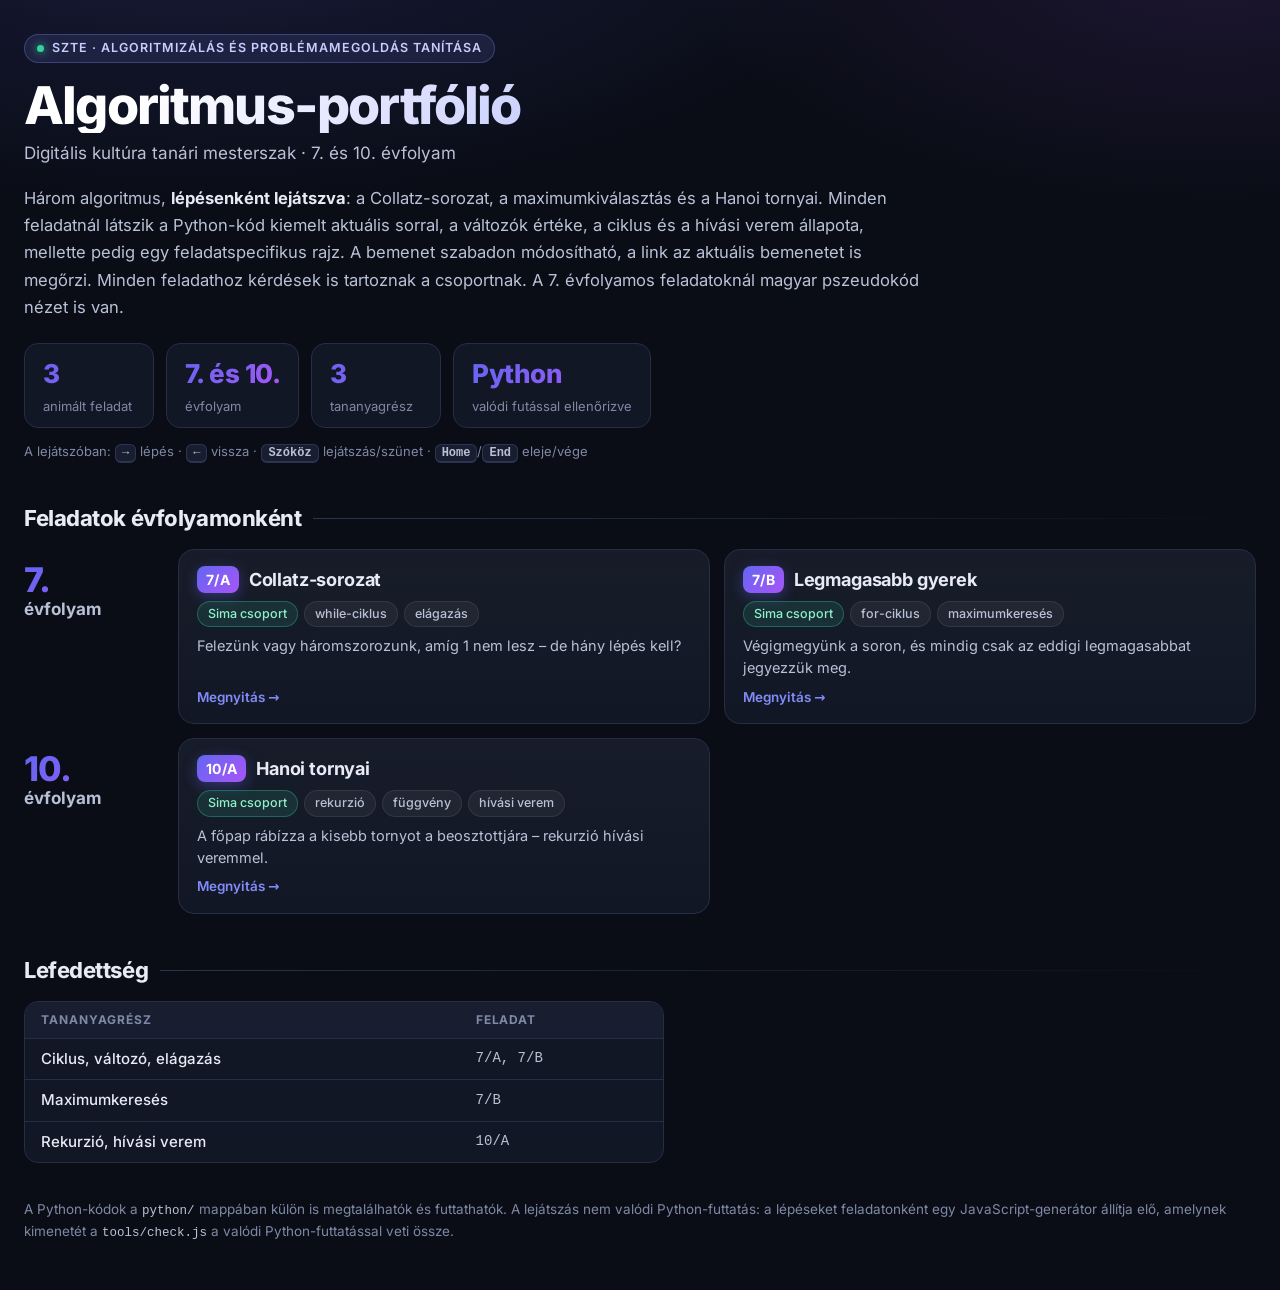
<file: index.html>
<!doctype html>
<html lang="hu">
<head>
  <meta charset="utf-8">
  <meta name="viewport" content="width=device-width, initial-scale=1">
  <title>Algoritmus-portfólió</title>
  <link rel="stylesheet" href="css/style.css">
  <script src="js/registry.js"></script>
  <script src="js/ui.js"></script>
</head>
<body>
  <div class="home">
    <section class="hero">
      <span class="eyebrow">SZTE · Algoritmizálás és problémamegoldás tanítása</span>
      <h1>Algoritmus-portfólió</h1>
      <p class="subtitle">Digitális kultúra tanári mesterszak · 7. és 10. évfolyam</p>
      <p class="lead">
        Három algoritmus, <strong>lépésenként lejátszva</strong>: a Collatz-sorozat, a maximumkiválasztás és a Hanoi tornyai.
        Minden feladatnál látszik a Python-kód kiemelt aktuális sorral, a változók értéke, a ciklus és a hívási verem állapota,
        mellette pedig egy feladatspecifikus rajz. A bemenet szabadon módosítható, a link az aktuális bemenetet is megőrzi.
        Minden feladathoz kérdések is tartoznak a csoportnak. A 7. évfolyamos feladatoknál magyar pszeudokód nézet is van.
      </p>
      <div class="stats">
        <div class="stat"><b>3</b><span>animált feladat</span></div>
        <div class="stat"><b>7. és 10.</b><span>évfolyam</span></div>
        <div class="stat"><b>3</b><span>tananyagrész</span></div>
        <div class="stat"><b>Python</b><span>valódi futással ellenőrizve</span></div>
      </div>
      <p class="kbd-hint">A lejátszóban: <kbd>→</kbd> lépés · <kbd>←</kbd> vissza · <kbd>Szóköz</kbd> lejátszás/szünet · <kbd>Home</kbd>/<kbd>End</kbd> eleje/vége</p>
    </section>

    <h2>Feladatok évfolyamonként</h2>
    <div id="grades"></div>

    <h2>Lefedettség</h2>
    <table class="matrix">
      <thead><tr><th>Tananyagrész</th><th>Feladat</th></tr></thead>
      <tbody>
        <tr><td>Ciklus, változó, elágazás</td><td>7/A, 7/B</td></tr>
        <tr><td>Maximumkeresés</td><td>7/B</td></tr>
        <tr><td>Rekurzió, hívási verem</td><td>10/A</td></tr>
      </tbody>
    </table>

    <footer>
      A Python-kódok a <code>python/</code> mappában külön is megtalálhatók és futtathatók.
      A lejátszás nem valódi Python-futtatás: a lépéseket feladatonként egy JavaScript-generátor állítja elő,
      amelynek kimenetét a <code>tools/check.js</code> a valódi Python-futtatással veti össze.
    </footer>
  </div>

  <script>
    (function () {
      const h = UI.h;
      const card = (task) => h("a", { class: "card", href: "task.html?id=" + task.id }, [
        h("h3", {}, [h("span", { class: "code-tag", text: task.code }), task.title]),
        h("div", { class: "chips" }, [
          h("span", { class: "chip level-" + task.level, text: LEVEL_LABELS[task.level] }),
          ...task.topic.map((topic) => h("span", { class: "chip topic", text: topic })),
        ]),
        h("p", { text: task.summary }),
        h("span", { class: "open", text: "Megnyitás →" }),
      ]);
      const grades = [...new Set(TASK_INDEX.map((task) => task.grade))];
      const container = document.getElementById("grades");
      for (const grade of grades) {
        container.appendChild(h("div", { class: "grade-row" }, [
          h("div", { class: "grade-name" }, [h("b", { text: grade + "." }), "évfolyam"]),
          h("div", { class: "cards" }, TASK_INDEX.filter((task) => task.grade === grade).map(card)),
        ]));
      }
    })();
  </script>
</body>
</html>
</file>
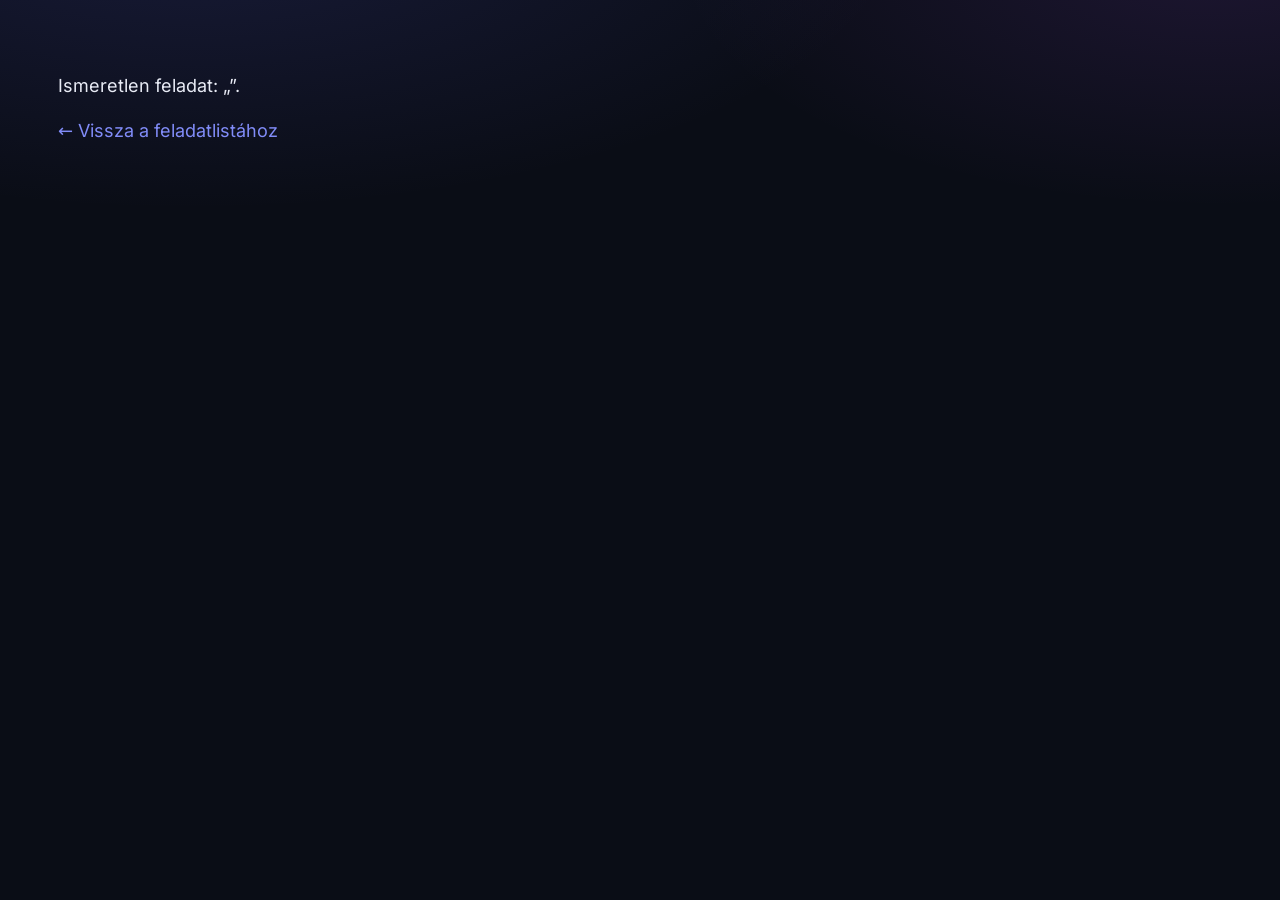
<file: task.html>
<!doctype html>
<html lang="hu">
<head>
  <meta charset="utf-8">
  <meta name="viewport" content="width=device-width, initial-scale=1">
  <title>Feladat – Algoritmus-portfólió</title>
  <link rel="stylesheet" href="css/style.css">
  <script src="js/registry.js"></script>
  <script src="js/ui.js"></script>
  <script src="js/trace.js"></script>
  <script src="js/engine.js"></script>
  <script src="js/fields.js"></script>
  <script src="js/player.js"></script>
</head>
<body>
  <div id="app"><p style="padding:30px">Betöltés…</p></div>
  <noscript><p style="padding:30px">A lejátszóhoz JavaScript szükséges.</p></noscript>
</body>
</html>
</file>
<file: css/style.css>
/* Algoritmus-portfólió – shared styles (dark theme).
 * Every color is a token defined in :root; drawings use them via ctx.theme or var(--…). */

@font-face {
  font-family: "Inter";
  src: url("../assets/fonts/inter-latin.woff2") format("woff2");
  font-weight: 100 900;
  font-display: swap;
  unicode-range: U+0000-00FF, U+0131, U+0152-0153, U+02BB-02BC, U+02C6, U+02DA, U+02DC, U+2000-206F, U+2074, U+20AC, U+2122, U+2190-21FF, U+2212, U+2215;
}
@font-face {
  font-family: "Inter";
  src: url("../assets/fonts/inter-latin-ext.woff2") format("woff2");
  font-weight: 100 900;
  font-display: swap;
  unicode-range: U+0100-02AF, U+0304, U+0308, U+0329, U+1E00-1E9F, U+1EF2-1EFF, U+2020, U+20A0-20AB, U+20AD-20C0, U+2113, U+2C60-2C7F, U+A720-A7FF;
}

:root {
  color-scheme: dark;

  /* surfaces */
  --bg: #0a0d16;
  --panel: #121725;
  --panel-2: #181e30;
  --code-bg: #0d111c;
  --surface: #1e2538;      /* neutral fill in drawings: cell, node, box */
  --surface-2: #283048;    /* stronger neutral fill */
  --stroke: #2b3450;       /* borders, grid lines */
  --stroke-strong: #4c587a;/* neutral outline, arrow, edge in drawings */
  --line: #262e45;         /* panel borders */

  /* text */
  --text: #e8ebf5;
  --text-2: #b9c1d6;
  --muted: #7f89a6;

  /* semantic colors */
  --accent: #818cf8;
  --accent-2: #c084fc;
  --ok: #34d399;
  --warn: #fbbf24;
  --err: #f87171;
  --cur: #fb923c;

  /* translucent tints for fills (the background shows through) */
  --accent-soft: rgba(129, 140, 248, .20);
  --ok-soft: rgba(52, 211, 153, .18);
  --warn-soft: rgba(251, 191, 36, .20);
  --err-soft: rgba(248, 113, 113, .20);
  --cur-soft: rgba(251, 146, 60, .22);
  --hl: rgba(129, 140, 248, .16);   /* active code line */

  /* category colors (e.g. the Hanoi disks) */
  --c1: #60a5fa;
  --c2: #fb923c;
  --c3: #4ade80;
  --c4: #f87171;
  --c5: #2dd4bf;
  --c6: #facc15;
  --c7: #c084fc;
  --c8: #f472b6;

  /* tones derived from the palette above */
  --on-accent: #fff;                     /* text on the gradient */
  --accent-text: #c7cdfd;                /* light accent text */
  --warn-text: #fde68a;
  --code-text: #d6dbea;
  --inline-code-text: #d8dcff;
  --line-number: #4a5372;
  --stroke-hover: #4a5580;
  --surface-hover: #1f2740;
  --tint: rgba(255, 255, 255, .06);      /* barely visible light fill */
  --tint-hover: rgba(255, 255, 255, .05);
  --accent-shadow: rgba(99, 102, 241, .35);
  --scrollbar: #343e5c;
  --scrollbar-thumb: #2c3550;
  --scrollbar-thumb-hover: #3d4870;

  /* syntax highlighting */
  --syn-keyword: #c792ea;
  --syn-builtin: #82aaff;
  --syn-string: #c3e88d;
  --syn-number: #f78c6c;
  --syn-comment: #5f6a8a;

  --terminal-bg: #06080e;
  --input-bg: #0c101b;

  --grad: linear-gradient(135deg, #6366f1 0%, #a855f7 100%);
  --glow: 0 0 0 1px rgba(129, 140, 248, .35), 0 8px 28px rgba(99, 102, 241, .28);
  --shadow: 0 10px 30px rgba(0, 0, 0, .35);
  --t: 350ms;
  --mono: "JetBrains Mono", "Fira Code", "SF Mono", Menlo, Consolas, "Liberation Mono", monospace;
  --sans: "Inter", system-ui, -apple-system, "Segoe UI", Roboto, Helvetica, Arial, sans-serif;
  --radius: 14px;
  --radius-sm: 9px;
}

* { box-sizing: border-box; }

html, body { margin: 0; }

body {
  background:
    radial-gradient(1200px 500px at 15% -10%, rgba(99, 102, 241, .16), transparent 60%),
    radial-gradient(900px 420px at 95% -5%, rgba(168, 85, 247, .12), transparent 60%),
    var(--bg);
  background-attachment: fixed;
  color: var(--text);
  font: 16px/1.5 var(--sans);
  font-feature-settings: "cv11", "ss01";
  -webkit-font-smoothing: antialiased;
}

a { color: var(--accent); text-decoration: none; }
a:hover { text-decoration: underline; }

::selection { background: rgba(129, 140, 248, .35); }

/* scrollbars */
* { scrollbar-width: thin; scrollbar-color: var(--scrollbar) transparent; }
::-webkit-scrollbar { width: 10px; height: 10px; }
::-webkit-scrollbar-thumb { background: var(--scrollbar-thumb); border-radius: 10px; border: 2px solid transparent; background-clip: padding-box; }
::-webkit-scrollbar-thumb:hover { background-color: var(--scrollbar-thumb-hover); }
::-webkit-scrollbar-track { background: transparent; }

#app { padding: 14px 18px 0; max-width: 2400px; margin: 0 auto; }

/* ---------- buttons ---------- */

.btn {
  font: inherit;
  font-size: 14.5px;
  font-weight: 500;
  padding: 7px 13px;
  border: 1px solid var(--stroke);
  border-radius: 10px;
  background: var(--panel-2);
  color: var(--text);
  cursor: pointer;
  white-space: nowrap;
  transition: border-color .15s, background .15s, box-shadow .15s, transform .08s;
}
.btn:hover { border-color: var(--stroke-hover); background: var(--surface-hover); }
.btn:active { transform: translateY(1px); }
.btn:focus-visible, .tab:focus-visible, .seg:focus-visible, .inp:focus-visible { outline: 2px solid var(--accent); outline-offset: 2px; }
.btn.primary {
  background: var(--grad);
  border-color: transparent;
  color: var(--on-accent);
  font-weight: 600;
  box-shadow: 0 6px 18px var(--accent-shadow);
}
.btn.primary:hover { filter: brightness(1.1); box-shadow: 0 8px 24px rgba(99, 102, 241, .45); }
.btn.small { font-size: 13.5px; padding: 4px 10px; border-radius: 8px; }
.btn.tiny { font-size: 12.5px; padding: 2px 9px; border-radius: 7px; color: var(--text-2); }

/* ---------- header ---------- */

header.top {
  display: flex;
  align-items: center;
  flex-wrap: wrap;
  gap: 8px 16px;
  margin-bottom: 12px;
}
header.top h1 {
  margin: 0;
  font-size: 26px;
  font-weight: 750;
  letter-spacing: -.02em;
  display: flex;
  align-items: center;
  gap: 12px;
}
.back {
  font-size: 14px;
  color: var(--text-2);
  padding: 6px 12px;
  border: 1px solid var(--stroke);
  border-radius: 999px;
  background: var(--panel);
}
.back:hover { color: var(--text); border-color: var(--stroke-hover); text-decoration: none; }
.code-tag {
  font-size: 14px;
  font-weight: 700;
  letter-spacing: .02em;
  background: var(--grad);
  color: var(--on-accent);
  border-radius: 8px;
  padding: 3px 9px;
  box-shadow: 0 4px 14px var(--accent-shadow);
}
.chips { display: flex; flex-wrap: wrap; gap: 6px; }
.chip {
  font-size: 12.5px;
  font-weight: 500;
  padding: 3px 10px;
  border-radius: 999px;
  background: var(--tint-hover);
  border: 1px solid rgba(255, 255, 255, .08);
  color: var(--text-2);
  white-space: nowrap;
}
.chip.grade { background: rgba(129, 140, 248, .14); border-color: rgba(129, 140, 248, .35); color: var(--accent-text); font-weight: 600; }
.chip.level-sima { background: rgba(52, 211, 153, .12); border-color: rgba(52, 211, 153, .32); color: #8ff0c9; }

/* ---------- description ---------- */

details.info {
  background: var(--panel);
  border: 1px solid var(--line);
  border-radius: var(--radius);
  padding: 8px 16px;
  margin-bottom: 12px;
}
details.info > summary {
  cursor: pointer;
  color: var(--text-2);
  font-size: 13.5px;
  font-weight: 600;
  letter-spacing: .02em;
  list-style: none;
  display: flex;
  align-items: center;
  gap: 8px;
}
details.info > summary::-webkit-details-marker { display: none; }
details.info > summary::before {
  content: "›";
  display: inline-block;
  font-size: 18px;
  line-height: 1;
  color: var(--accent);
  transition: transform .2s;
}
details.info[open] > summary::before { transform: rotate(90deg); }
.info-grid {
  padding: 8px 0 4px;
  font-size: 14px;
  line-height: 1.5;
  color: var(--text-2);
}
.info-grid strong, .info-grid b { color: var(--text); }
.info-grid code, .tab-notes code, .extra code {
  font: .92em var(--mono);
  background: var(--tint);
  border: 1px solid var(--tint);
  border-radius: 5px;
  padding: 0 4px;
  color: var(--inline-code-text);
}
.intro { max-width: 960px; }
.intro p { margin: 0 0 6px; }

/* ---------- questions for the class (flip cards) ---------- */

.quiz { border-top: 1px solid var(--line); margin-top: 10px; padding: 12px 0 6px; }
.quiz-head { display: flex; align-items: center; gap: 12px; margin-bottom: 10px; }
.quiz-head h3 {
  margin: 0;
  font-size: 12.5px;
  text-transform: uppercase;
  letter-spacing: .08em;
  background: var(--grad);
  -webkit-background-clip: text;
  background-clip: text;
  color: transparent;
}
.quiz-count { font-size: 12.5px; color: var(--muted); font-variant-numeric: tabular-nums; }
.quiz-head .btn { margin-left: auto; }
.quiz-grid {
  display: grid;
  grid-template-columns: repeat(auto-fill, minmax(270px, 1fr));
  gap: 12px;
}
.qcard { perspective: 1100px; font-size: 14px; line-height: 1.5; }
.qflip {
  display: grid;
  height: 100%;
  transform-style: preserve-3d;
  transition: transform .7s cubic-bezier(.2, 1.35, .4, 1);
}
.qcard.open .qflip { transform: rotateY(180deg); }
.qface {
  grid-area: 1 / 1;
  display: flex;
  flex-direction: column;
  gap: 8px;
  padding: 14px 16px 12px;
  border-radius: 12px;
  backface-visibility: hidden;
  -webkit-backface-visibility: hidden;
  position: relative;
  overflow: hidden;
}
.qface .qtext { flex: 1; color: var(--text-2); }
.qface .qtext p { margin: 0 0 6px; }
.qface .qtext p:last-child { margin-bottom: 0; }
.qface .qtext b, .qface .qtext strong { color: var(--text); }
.qface .qtext code {
  font: .92em var(--mono);
  background: var(--tint);
  border: 1px solid var(--tint);
  border-radius: 5px;
  padding: 0 4px;
  color: var(--inline-code-text);
}
.qface.front {
  background: var(--panel-2);
  border: 1px solid var(--stroke);
  transition: border-color .2s, box-shadow .2s;
}
.qcard:not(.open) .qface.front:hover { border-color: var(--stroke-strong); box-shadow: 0 6px 22px rgba(0, 0, 0, .35); }
.qface.front .qtext { color: var(--text); font-weight: 500; }
.qnum {
  width: 28px;
  height: 28px;
  border-radius: 9px;
  display: grid;
  place-items: center;
  background: var(--grad);
  color: var(--on-accent);
  font-weight: 800;
  font-size: 14px;
  box-shadow: 0 4px 14px rgba(124, 92, 246, .45);
}
.qbtn { align-self: flex-start; }
.qface.back {
  transform: rotateY(180deg);
  background:
    linear-gradient(var(--panel-2), var(--panel-2)) padding-box,
    linear-gradient(135deg, var(--ok), var(--accent), var(--accent-2)) border-box;
  border: 1.5px solid transparent;
  box-shadow: 0 0 0 1px rgba(52, 211, 153, .08), 0 10px 32px rgba(52, 211, 153, .14);
}
.qlabel {
  align-self: flex-start;
  font-size: 11.5px;
  font-weight: 700;
  letter-spacing: .1em;
  text-transform: uppercase;
  color: var(--ok);
  background: var(--ok-soft);
  border-radius: 999px;
  padding: 2px 10px;
}
.qactions { display: flex; flex-wrap: wrap; gap: 8px; align-items: center; }
.btn.ghost { background: transparent; border-color: transparent; color: var(--muted); }
.btn.ghost:hover { color: var(--text); background: var(--tint-hover); }
/* on reveal: a light sweep crosses the answer and the border flares */
.qface.back::after {
  content: "";
  position: absolute;
  inset: -40% auto -40% -60%;
  width: 45%;
  background: linear-gradient(100deg, transparent, rgba(255, 255, 255, .16), transparent);
  transform: skewX(-18deg) translateX(-120%);
  pointer-events: none;
}
.qcard.revealed .qface.back::after { animation: qshine 1.1s .35s ease-out both; }
.qcard.revealed .qface.back { animation: qglow 1.4s .3s ease-out both; }
.qcard.revealed .qface.back .qtext { animation: qrise .5s .4s ease-out both; }
@keyframes qshine { to { transform: skewX(-18deg) translateX(520%); } }
@keyframes qglow {
  0% { box-shadow: 0 0 0 1px rgba(52, 211, 153, .08), 0 10px 32px rgba(52, 211, 153, .14); }
  30% { box-shadow: 0 0 0 3px rgba(52, 211, 153, .35), 0 0 48px rgba(129, 140, 248, .45); }
  100% { box-shadow: 0 0 0 1px rgba(52, 211, 153, .08), 0 10px 32px rgba(52, 211, 153, .14); }
}
@keyframes qrise { from { opacity: 0; transform: translateY(8px); } to { opacity: 1; transform: none; } }
@media (prefers-reduced-motion: reduce) {
  .qflip { transition: none; }
  .qcard.revealed .qface.back, .qcard.revealed .qface.back::after, .qcard.revealed .qface.back .qtext { animation: none; }
  .vtable tr.changed td, .vtable tr.changed th { animation: none; }
}

/* ---------- tabs ---------- */

nav.tabs {
  display: inline-flex;
  gap: 4px;
  margin-bottom: 10px;
  flex-wrap: wrap;
  padding: 4px;
  background: var(--panel);
  border: 1px solid var(--line);
  border-radius: 12px;
}
.tab {
  font: inherit;
  font-size: 14.5px;
  font-weight: 500;
  padding: 6px 14px;
  border: 0;
  border-radius: 9px;
  background: transparent;
  color: var(--text-2);
  cursor: pointer;
  transition: background .15s, color .15s;
}
.tab:hover { background: var(--tint-hover); color: var(--text); }
.tab.on { background: var(--grad); color: var(--on-accent); font-weight: 600; box-shadow: 0 4px 14px var(--accent-shadow); }
.tab-notes {
  font-size: 14px;
  color: var(--text-2);
  background: linear-gradient(90deg, rgba(129, 140, 248, .12), rgba(129, 140, 248, .03));
  border: 1px solid rgba(129, 140, 248, .25);
  border-radius: 12px;
  padding: 8px 14px;
  margin-bottom: 12px;
}
.tab-notes b, .tab-notes strong { color: var(--text); }
.tab-notes p { margin: 0 0 4px; }
.tab-notes p:last-child { margin: 0; }

/* ---------- panels ---------- */

.panel {
  background: var(--panel);
  border: 1px solid var(--line);
  border-radius: var(--radius);
  min-width: 0;
  min-height: 0;
  box-shadow: var(--shadow);
  overflow: hidden;
}
.panel-head {
  display: flex;
  align-items: center;
  gap: 8px;
  padding: 6px 12px;
  border-bottom: 1px solid var(--line);
  min-height: 36px;
  background: rgba(255, 255, 255, .015);
}
.panel-head h2, .inputs h2 {
  margin: 0;
  font-size: 11.5px;
  font-weight: 700;
  text-transform: uppercase;
  letter-spacing: .12em;
  color: var(--muted);
}
.panel-head h2 { margin-right: auto; display: flex; align-items: center; gap: 8px; }
.panel-head h2::before {
  content: "";
  width: 7px;
  height: 7px;
  border-radius: 50%;
  background: var(--grad);
  box-shadow: 0 0 8px rgba(129, 140, 248, .7);
}

/* ---------- player layout ---------- */

.player { display: grid; gap: 12px; margin-bottom: 12px; }
.player.single {
  grid-template-columns: max(260px, 19vw) max(420px, 30.5vw) minmax(0, 1fr);
  height: clamp(460px, calc(100vh - 190px), 900px);
}
.player.compare { grid-template-columns: max(260px, 19vw) minmax(0, 1fr); align-items: start; }

.col-left { display: flex; flex-direction: column; gap: 12px; min-height: 0; min-width: 0; }
.col-left.panel { background: none; border: 0; box-shadow: none; overflow: visible; }
.player.compare .col-left { position: sticky; top: 10px; }
.col-left .inputs {
  background: var(--panel);
  border: 1px solid var(--line);
  border-radius: var(--radius);
  box-shadow: var(--shadow);
  padding: 10px 12px 12px;
  overflow: auto;
  flex: 0 1 auto;
  max-height: 100%;
}
.player.single .output-panel { flex: 1 1 120px; min-height: 110px; display: flex; flex-direction: column; }

.col-mid { display: flex; flex-direction: column; gap: 12px; min-height: 0; min-width: 0; }
.code-panel { flex: 1.35 1 0; display: flex; flex-direction: column; background: var(--code-bg); }
.vars-panel { flex: 1 1 0; display: flex; flex-direction: column; }

.stage-panel {
  position: relative;
  display: flex;
  flex-direction: column;
  min-height: 400px;
  background:
    radial-gradient(rgba(255, 255, 255, .045) 1px, transparent 1px) 0 0 / 22px 22px,
    var(--panel);
}
.stage { flex: 1 1 auto; position: relative; min-height: 0; overflow: hidden; }
.stage-svg { display: block; position: absolute; left: 0; top: 0; }

/* comparison mode */
.variants { display: flex; flex-direction: column; gap: 16px; min-width: 0; }
.variant { min-width: 0; }
.vhead { display: flex; align-items: baseline; gap: 12px; margin: 0 0 6px; }
.vhead h2 { margin: 0; font-size: 18px; font-weight: 700; letter-spacing: -.01em; }
.vcount {
  font: 600 13.5px var(--mono);
  color: var(--accent-text);
  background: rgba(129, 140, 248, .14);
  border: 1px solid rgba(129, 140, 248, .3);
  border-radius: 999px;
  padding: 1px 10px;
}
.vgrid {
  display: grid;
  grid-template-columns: max(400px, 28vw) minmax(0, 1fr);
  gap: 12px;
  height: clamp(420px, calc(60vh), 640px);
}
.vgrid .code-panel { flex: 1.3 1 0; }
.vgrid .vars-panel { flex: 1 1 0; }
.vgrid .output-panel { flex: .55 1 0; display: flex; flex-direction: column; min-height: 70px; }
.vnote {
  padding: 7px 12px;
  border-bottom: 1px solid var(--line);
  font-size: 14.5px;
  min-height: 36px;
  background: rgba(255, 255, 255, .02);
  color: var(--text);
  position: relative;
  z-index: 1;
}
.vnote.done { background: var(--ok-soft); color: #b9f5dc; }
.vnote.err { background: var(--err-soft); color: #fecaca; }

/* ---------- code ---------- */

.code {
  flex: 1 1 auto;
  overflow: auto;
  font: 15px/1.6 var(--mono);
  padding: 6px 0;
  position: relative;
  color: var(--code-text);
}
.line { display: flex; white-space: pre; border-left: 3px solid transparent; padding-right: 10px; }
.line .ln { flex: 0 0 2.8em; text-align: right; padding-right: 1em; color: var(--line-number); user-select: none; }
.line .lc { flex: 1 0 auto; }
.line.active {
  background: linear-gradient(90deg, rgba(129, 140, 248, .26), rgba(129, 140, 248, .06));
  border-left-color: var(--accent);
  box-shadow: inset 0 0 0 1px rgba(129, 140, 248, .12);
}
.line.active .ln { color: var(--accent-text); font-weight: 700; }
.line.dim:not(.active) { opacity: .38; }
.code.pseudo { font-family: var(--sans); font-size: 16px; }
.tk-kw { color: var(--syn-keyword); font-weight: 600; }
.tk-bi { color: var(--syn-builtin); }
.tk-str { color: var(--syn-string); }
.tk-num { color: var(--syn-number); }
.tk-com { color: var(--syn-comment); font-style: italic; }

.segs { display: inline-flex; border: 1px solid var(--stroke); border-radius: 9px; overflow: hidden; background: var(--panel-2); }
.seg { font: inherit; font-size: 12.5px; font-weight: 500; border: 0; background: transparent; color: var(--text-2); padding: 3px 10px; cursor: pointer; }
.seg.on { background: var(--grad); color: var(--on-accent); }

/* ---------- variables ---------- */

.vars { overflow: auto; padding: 8px 12px; font-size: 15px; }
.vtable { border-collapse: collapse; width: 100%; }
.vtable th {
  text-align: left;
  font: 600 14.5px var(--mono);
  color: var(--accent-text);
  padding: 4px 12px 4px 0;
  vertical-align: top;
  white-space: nowrap;
  width: 1%;
}
.vtable td { padding: 4px 0; font-family: var(--mono); font-size: 14.5px; word-break: break-word; color: var(--text); }
.vtable tr + tr th, .vtable tr + tr td { border-top: 1px solid rgba(255, 255, 255, .04); }
.vtable tr.helper th, .vtable tr.helper td { color: var(--muted); font-style: italic; font-weight: 400; }
.vtable tr.loop th { color: var(--accent-2); font-family: var(--sans); }
.vtable tr.changed td, .vtable tr.changed th { animation: flash 700ms ease-out; }
@keyframes flash { from { background: rgba(251, 191, 36, .32); } to { background: transparent; } }

.arr { display: flex; flex-wrap: wrap; gap: 4px; }
.arr .cell {
  min-width: 30px;
  padding: 1px 6px;
  text-align: center;
  border: 1px solid var(--stroke);
  border-radius: 6px;
  background: var(--surface);
  font-family: var(--mono);
  font-size: 13.5px;
}
.arr .cell.chg { background: var(--warn-soft); border-color: var(--warn); color: var(--warn-text); }
.arr .cell.first { border-color: var(--cur); box-shadow: 0 0 0 1px var(--cur) inset; }
.arr .more, .arr .empty { color: var(--muted); font-size: 13px; align-self: center; }
.mtx { border-collapse: collapse; font-size: 13px; }
.mtx td { border: 1px solid var(--stroke); padding: 0 5px; text-align: center; min-width: 24px; background: var(--surface); }
.mtx td.chg { background: var(--warn-soft); color: var(--warn-text); }

.stackbox { margin-top: 10px; }
.stackbox .sub { font-size: 12px; font-weight: 600; letter-spacing: .04em; color: var(--muted); margin-bottom: 4px; white-space: pre; }
.stack { display: flex; flex-direction: column; gap: 4px; }
.frame {
  font: 13.5px var(--mono);
  padding: 3px 10px;
  border: 1px solid var(--stroke);
  border-radius: 7px;
  background: var(--surface);
}
.frame.top {
  border-color: var(--cur);
  background: var(--cur-soft);
  color: #fed7aa;
  font-weight: 600;
  box-shadow: 0 0 14px rgba(251, 146, 60, .25);
}

/* ---------- output ---------- */

.output {
  margin: 0;
  flex: 1 1 auto;
  overflow: auto;
  background: var(--terminal-bg);
  color: #a7f3d0;
  font: 14px/1.5 var(--mono);
  padding: 8px 12px;
  white-space: pre-wrap;
  min-height: 40px;
}
.output:empty::before { content: "▍"; color: var(--ok); animation: blink 1.1s steps(1) infinite; }
@keyframes blink { 50% { opacity: 0; } }

/* ---------- input form ---------- */

.inputs .field { display: flex; flex-direction: column; gap: 4px; margin: 10px 0; }
.inputs .lbl { font-size: 13.5px; font-weight: 600; color: var(--text-2); }
.inp {
  font: 15px var(--sans);
  padding: 7px 9px;
  border: 1px solid var(--stroke);
  border-radius: 9px;
  width: 100%;
  background: var(--input-bg);
  color: var(--text);
  transition: border-color .15s, box-shadow .15s;
}
.inp:focus { outline: none; border-color: var(--accent); box-shadow: 0 0 0 3px rgba(129, 140, 248, .22); }
.inp.small { width: 58px; padding: 3px 6px; }
.inp.ta { font: 13px/1.4 var(--mono); resize: vertical; }
.hint { font-size: 12px; color: var(--muted); }
.presets { display: flex; flex-wrap: wrap; gap: 6px; margin: 12px 0 6px; align-items: center; }
.presets .lbl { width: 100%; }
.form-btns { display: flex; gap: 8px; margin-top: 12px; }
.form-btns .primary { flex: 1; }
.form-error { color: var(--err); font-size: 13.5px; margin-top: 8px; }
.form-error:empty { display: none; }

/* ---------- control bar ---------- */

footer.controls {
  position: sticky;
  bottom: 10px;
  z-index: 10;
  margin: 0 0 10px;
  background: rgba(16, 21, 35, .78);
  -webkit-backdrop-filter: blur(16px) saturate(140%);
  backdrop-filter: blur(16px) saturate(140%);
  border: 1px solid rgba(129, 140, 248, .22);
  border-radius: 16px;
  box-shadow: 0 18px 50px rgba(0, 0, 0, .55), 0 0 0 1px rgba(255, 255, 255, .03) inset;
  padding: 8px 14px 10px;
}
.note {
  font-size: 17px;
  padding: 2px 2px 8px;
  min-height: 34px;
  border-bottom: 1px solid var(--tint);
  margin-bottom: 8px;
}
.note .note-lbl {
  color: var(--accent);
  font-size: 11.5px;
  font-weight: 700;
  text-transform: uppercase;
  letter-spacing: .1em;
  margin-right: 6px;
}
.note.err { color: var(--err); }
.compare-count { font-size: 15px; padding: 2px 2px 8px; border-bottom: 1px solid var(--tint); margin-bottom: 8px; }
.compare-count .cc b { font-weight: 600; color: var(--accent-text); }
.compare-count .cc { font-family: var(--mono); }
.compare-count .fin { color: var(--muted); }
.compare-count .cc.done .fin { color: var(--ok); }
.ctrl-row { display: flex; align-items: center; gap: 6px; flex-wrap: wrap; }
.ctrl-row .play { min-width: 132px; }
.speed-wrap { display: flex; align-items: center; gap: 8px; margin-left: 14px; font-size: 13.5px; color: var(--muted); }
.speed { width: 150px; accent-color: #8b5cf6; }
.speed-lbl { min-width: 84px; font-family: var(--mono); font-size: 12.5px; }
.counter {
  margin-left: auto;
  font: 600 15px var(--mono);
  color: var(--accent-text);
  background: rgba(129, 140, 248, .12);
  border: 1px solid rgba(129, 140, 248, .28);
  border-radius: 999px;
  padding: 4px 14px;
}

/* ---------- extra content below the player ---------- */

.extra {
  background: var(--panel);
  border: 1px solid var(--line);
  border-radius: var(--radius);
  box-shadow: var(--shadow);
  padding: 12px 18px;
  margin: 14px 0 24px;
  font-size: 15px;
  color: var(--text-2);
}
.extra h2 { font-size: 18px; margin: 4px 0 10px; color: var(--text); letter-spacing: -.01em; }
.extra h3 { font-size: 15.5px; margin: 12px 0 6px; color: var(--text); }
.extra b, .extra strong { color: var(--text); }
.extra table { border-collapse: collapse; }
.extra td, .extra th { border: 1px solid var(--stroke); padding: 5px 12px; text-align: left; }
.extra th { background: var(--panel-2); color: var(--text); }

/* ---------- shared drawing elements ---------- */

.anim {
  transition:
    transform var(--t) ease,
    fill var(--t) ease,
    stroke var(--t) ease,
    background var(--t) ease,
    background-color var(--t) ease,
    border-color var(--t) ease,
    opacity var(--t) ease,
    width var(--t) ease,
    height var(--t) ease,
    color var(--t) ease;
}
.stage :where(text) { font-family: var(--sans); }
.stage :where(text:not([fill])) { fill: var(--text); }
.stage .mono { font-family: var(--mono); }
.stage .layer { position: absolute; inset: 0; }

.fatal { padding: 40px; font-size: 18px; }

/* ---------- home page ---------- */

.home { max-width: 1280px; margin: 0 auto; padding: 34px 24px 48px; }
.hero { margin-bottom: 8px; }
.eyebrow {
  display: inline-flex;
  align-items: center;
  gap: 8px;
  font-size: 12.5px;
  font-weight: 600;
  letter-spacing: .08em;
  text-transform: uppercase;
  color: var(--accent-text);
  background: rgba(129, 140, 248, .12);
  border: 1px solid rgba(129, 140, 248, .3);
  border-radius: 999px;
  padding: 4px 12px;
}
.eyebrow::before { content: ""; width: 7px; height: 7px; border-radius: 50%; background: var(--ok); box-shadow: 0 0 10px var(--ok); }
.home h1 {
  font-size: 52px;
  line-height: 1.05;
  font-weight: 800;
  letter-spacing: -.035em;
  margin: 16px 0 8px;
  background: linear-gradient(120deg, #ffffff 10%, var(--accent-text) 45%, var(--accent-2) 90%);
  -webkit-background-clip: text;
  background-clip: text;
  color: transparent;
}
.home .subtitle { color: var(--text-2); margin: 0 0 18px; font-size: 17px; }
.home .lead { max-width: 900px; font-size: 16.5px; color: var(--text-2); line-height: 1.65; }
.home .lead strong { color: var(--text); }
.stats { display: flex; gap: 12px; flex-wrap: wrap; margin: 22px 0 6px; }
.stat {
  background: var(--panel);
  border: 1px solid var(--line);
  border-radius: 14px;
  padding: 10px 18px;
  min-width: 130px;
}
.stat b {
  display: block;
  font-size: 26px;
  font-weight: 800;
  letter-spacing: -.02em;
  background: var(--grad);
  -webkit-background-clip: text;
  background-clip: text;
  color: transparent;
}
.stat span { font-size: 13px; color: var(--muted); }
.kbd-hint { font-size: 13px; color: var(--muted); margin-top: 14px; }
kbd {
  font: 600 12px var(--mono);
  background: var(--panel-2);
  border: 1px solid var(--stroke);
  border-bottom-width: 2px;
  border-radius: 6px;
  padding: 1px 6px;
  color: var(--text-2);
}
.home h2 {
  font-size: 22px;
  font-weight: 750;
  letter-spacing: -.02em;
  margin: 40px 0 14px;
  display: flex;
  align-items: center;
  gap: 12px;
}
.home h2::after { content: ""; flex: 1; height: 1px; background: linear-gradient(90deg, var(--stroke), transparent); }
.cards { display: grid; grid-template-columns: repeat(auto-fill, minmax(290px, 1fr)); gap: 14px; }
.card {
  position: relative;
  background: linear-gradient(180deg, rgba(255, 255, 255, .025), transparent), var(--panel);
  border: 1px solid var(--line);
  border-radius: 16px;
  padding: 16px 18px;
  display: flex;
  flex-direction: column;
  gap: 8px;
  color: inherit;
  transition: border-color .2s, box-shadow .2s, transform .2s;
}
.card:hover {
  text-decoration: none;
  border-color: rgba(129, 140, 248, .55);
  box-shadow: var(--glow);
  transform: translateY(-2px);
}
.card h3 { margin: 0; font-size: 18px; font-weight: 700; letter-spacing: -.01em; display: flex; gap: 10px; align-items: center; }
.card p { margin: 0; font-size: 14.5px; color: var(--text-2); flex: 1; }
.card .open { font-size: 13.5px; color: var(--accent); font-weight: 600; transition: transform .2s; }
.card:hover .open { transform: translateX(4px); }
.grade-row { display: grid; grid-template-columns: 140px 1fr; gap: 14px; margin-bottom: 14px; align-items: start; }
.grade-row .grade-name { font-weight: 700; font-size: 17px; padding-top: 14px; color: var(--text-2); }
.grade-row .grade-name b {
  display: block;
  font-size: 34px;
  font-weight: 800;
  letter-spacing: -.03em;
  line-height: 1;
  background: var(--grad);
  -webkit-background-clip: text;
  background-clip: text;
  color: transparent;
}
.grade-row .cards { grid-template-columns: repeat(2, minmax(0, 1fr)); }
.matrix {
  border-collapse: separate;
  border-spacing: 0;
  background: var(--panel);
  font-size: 15px;
  border: 1px solid var(--line);
  border-radius: 14px;
  overflow: hidden;
  min-width: 640px;
}
.matrix th, .matrix td { padding: 9px 16px; text-align: left; border-bottom: 1px solid var(--line); }
.matrix tr:last-child td { border-bottom: 0; }
.matrix th { background: var(--panel-2); color: var(--muted); font-size: 12px; text-transform: uppercase; letter-spacing: .08em; }
.matrix td:first-child { color: var(--text); font-weight: 500; }
.matrix td:last-child { color: var(--text-2); font-family: var(--mono); font-size: 14px; }
.matrix tbody tr:hover td { background: rgba(129, 140, 248, .06); }
.home footer { margin-top: 36px; color: var(--muted); font-size: 13.5px; line-height: 1.6; }
.home footer code { font: 12.5px var(--mono); color: var(--text-2); }
</file>
